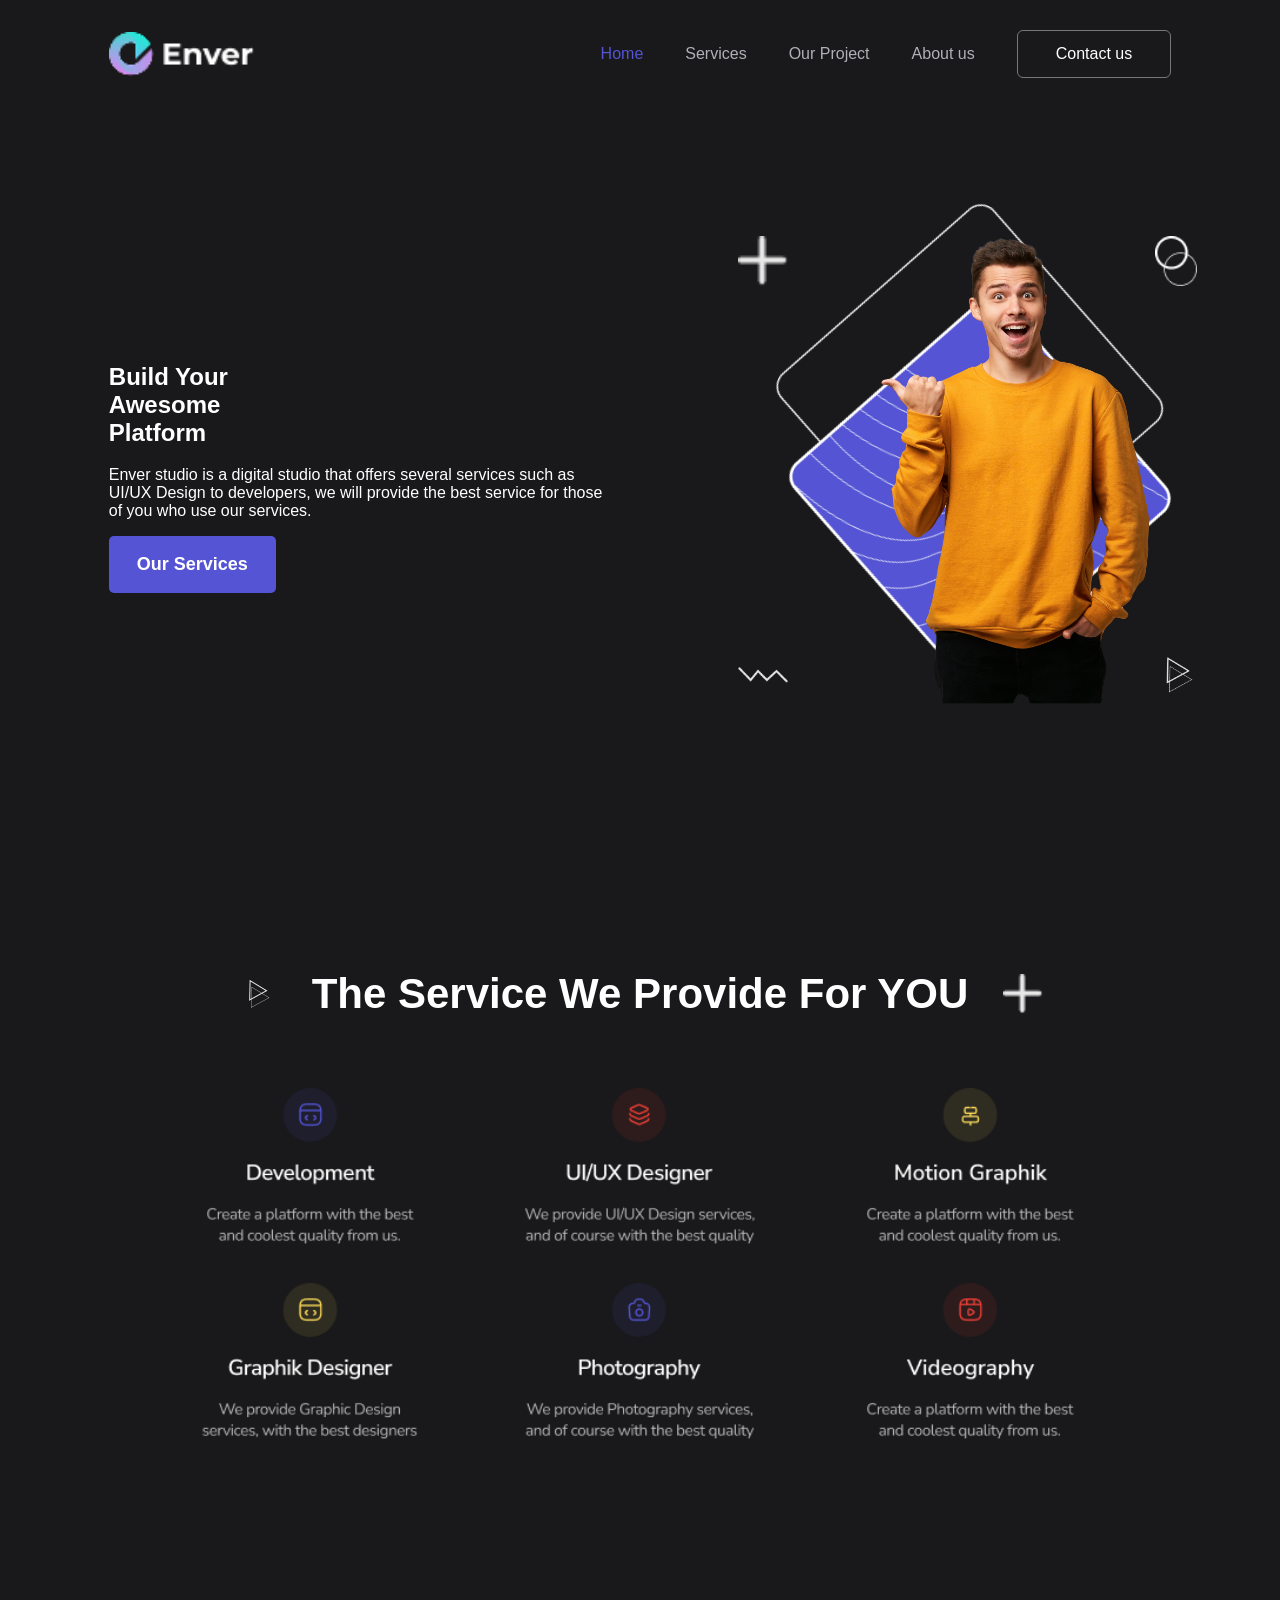
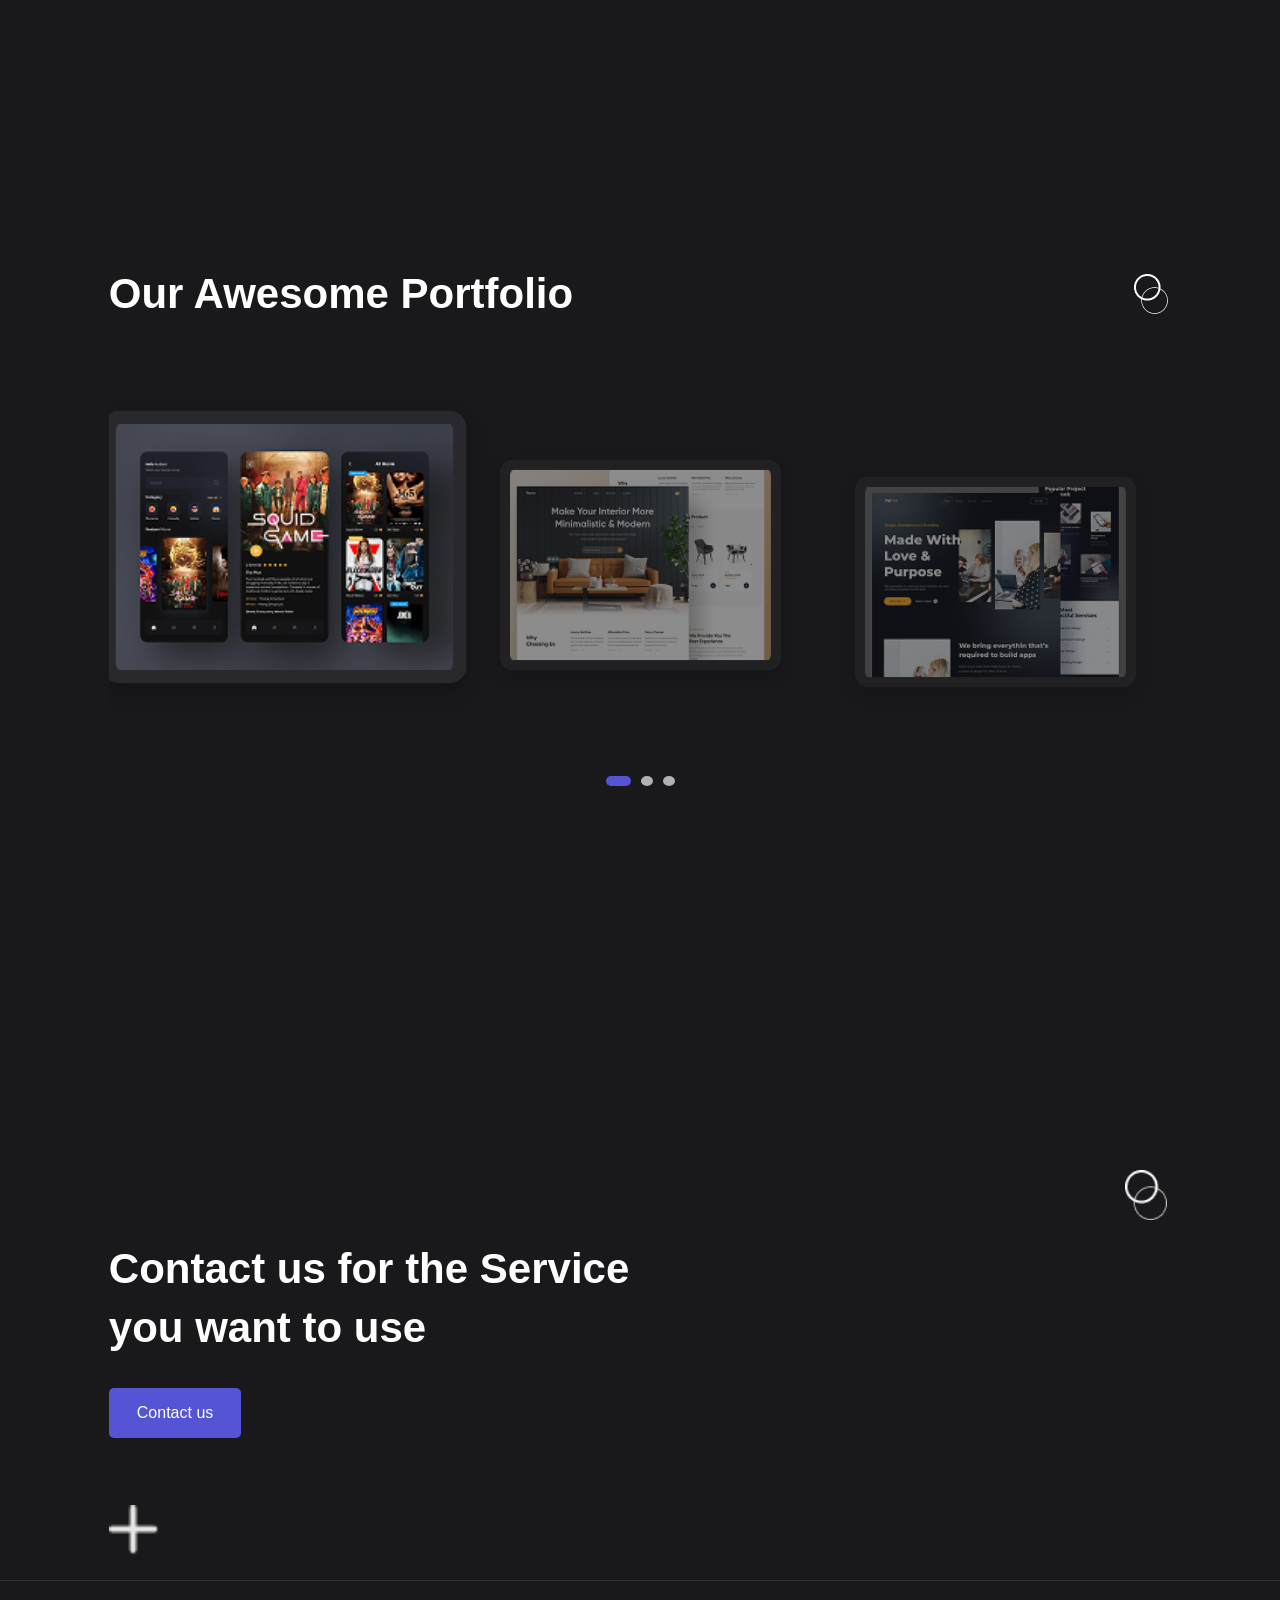
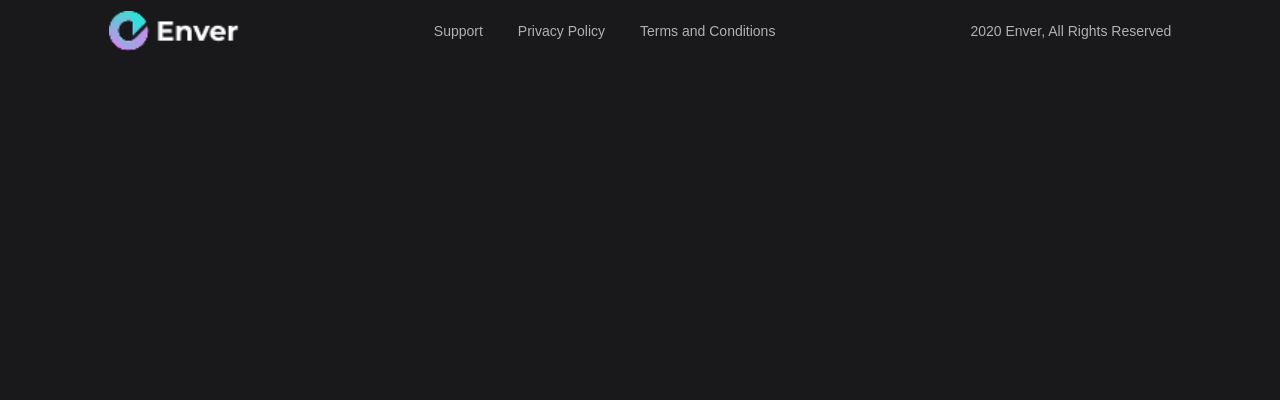
<file: index.html>
<!DOCTYPE html>
<html lang="en">
<head>
    <meta charset="UTF-8">
    <meta name="viewport" content="width=device-width, initial-scale=1.0">
    <title>Enver Studio</title>

    <style>
        body {
            margin: 0;
        }

        iframe {
            display: block;
            width: 100%;
            border: none;
        }

        .hero-frame {
            height: 100vh;
        }

        .services-frame {
            height: 100vh;
        }
         .portfolio-frame {
            height: 100vh;
        }
         .contact-frame {
            height: 100vh;
        }
    </style>
</head>

<body>

    <iframe
        src="pages/home.html"
        class="hero-frame"
        title="Hero Section">
    </iframe>

    <iframe
        src="pages/services.html"
        class="services-frame"
        title="Services Section">
    </iframe>

    <iframe
    src="pages/portfolio.html"
    class="portfolio-frame"
    title="Our Portfolio">

</iframe>

<iframe
    src="pages/contact.html"
    class="contact-frame"
    title="Contact us">
</iframe>

</body>
</html>
</file>
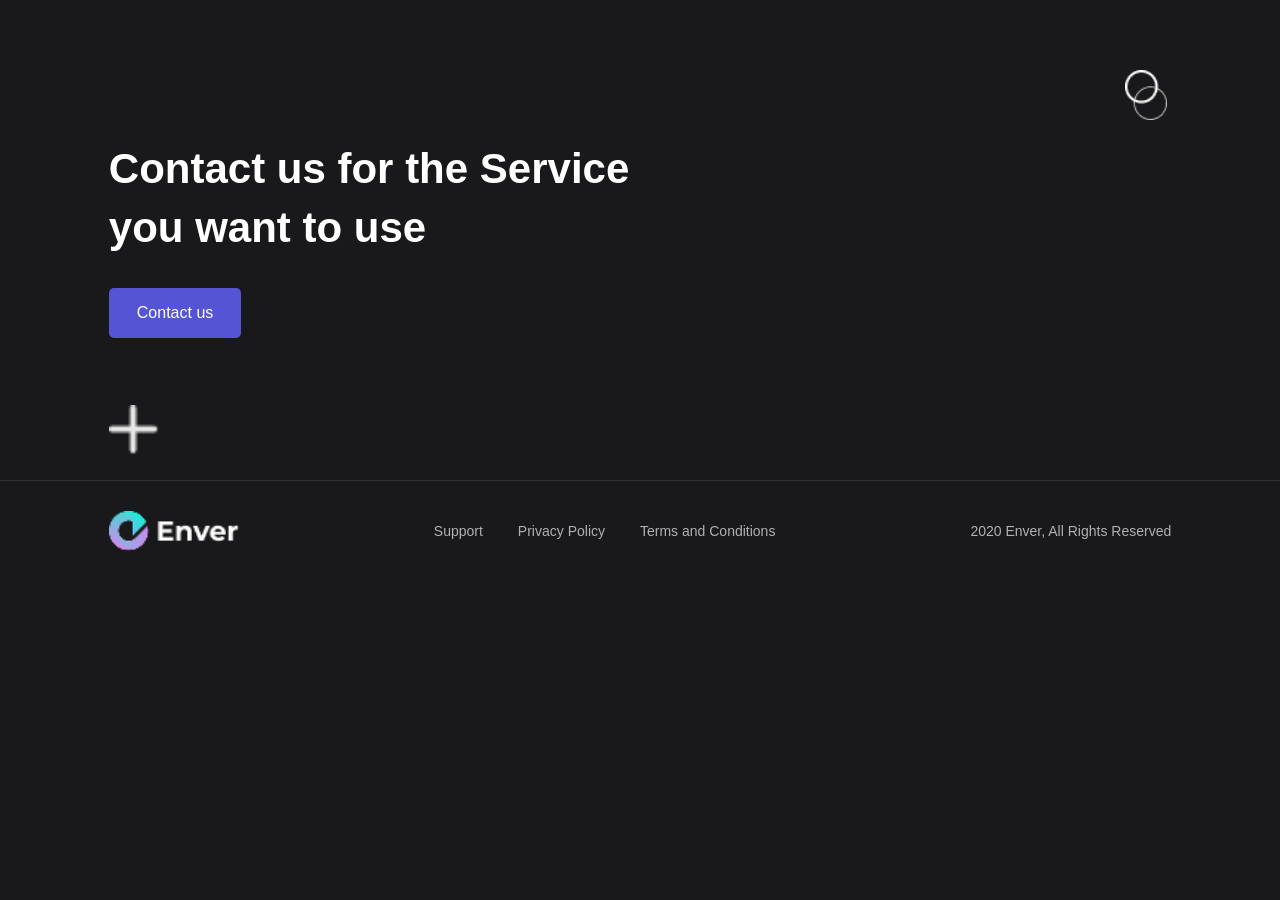
<file: pages/contact.html>
<!DOCTYPE html>
<html lang="en">
<head>
    <meta charset="UTF-8">
    <meta name="viewport" content="width=device-width, initial-scale=1.0">
    <title>Contact Us</title>
    <link rel="stylesheet" href="../css/contact.css">
</head>
<body>

    <section class="contact-section">

        <img
            src="../images/Icon2.png"
            alt=""
            class="contact-icon-top"
        >

        <!-- العنوان والزر -->
        <div class="contact-content">
            <h2>
                Contact us for the Service<br>
                you want to use
            </h2>

            <button class="contact-btn">Contact us</button>
        </div>

        <img
            src="../images/Icon1.png"
            alt=""
            class="contact-icon-bottom"
        >

    </section>

    <!-- Footer -->
    <footer class="footer">

        <!-- اللوغو  -->
        <div class="footer-logo">
            <img src="../images/logo.png" alt="Enver Logo">
        </div>

        <!-- الروابط  -->
        <nav class="footer-links">
            <a href="#">Support</a>
            <a href="#">Privacy Policy</a>
            <a href="#">Terms and Conditions</a>
        </nav>

        <!-- حقوق النشر  -->
        <p class="copyright">
            2020 Enver, All Rights Reserved
        </p>

    </footer>

</body>
</html>
</file>
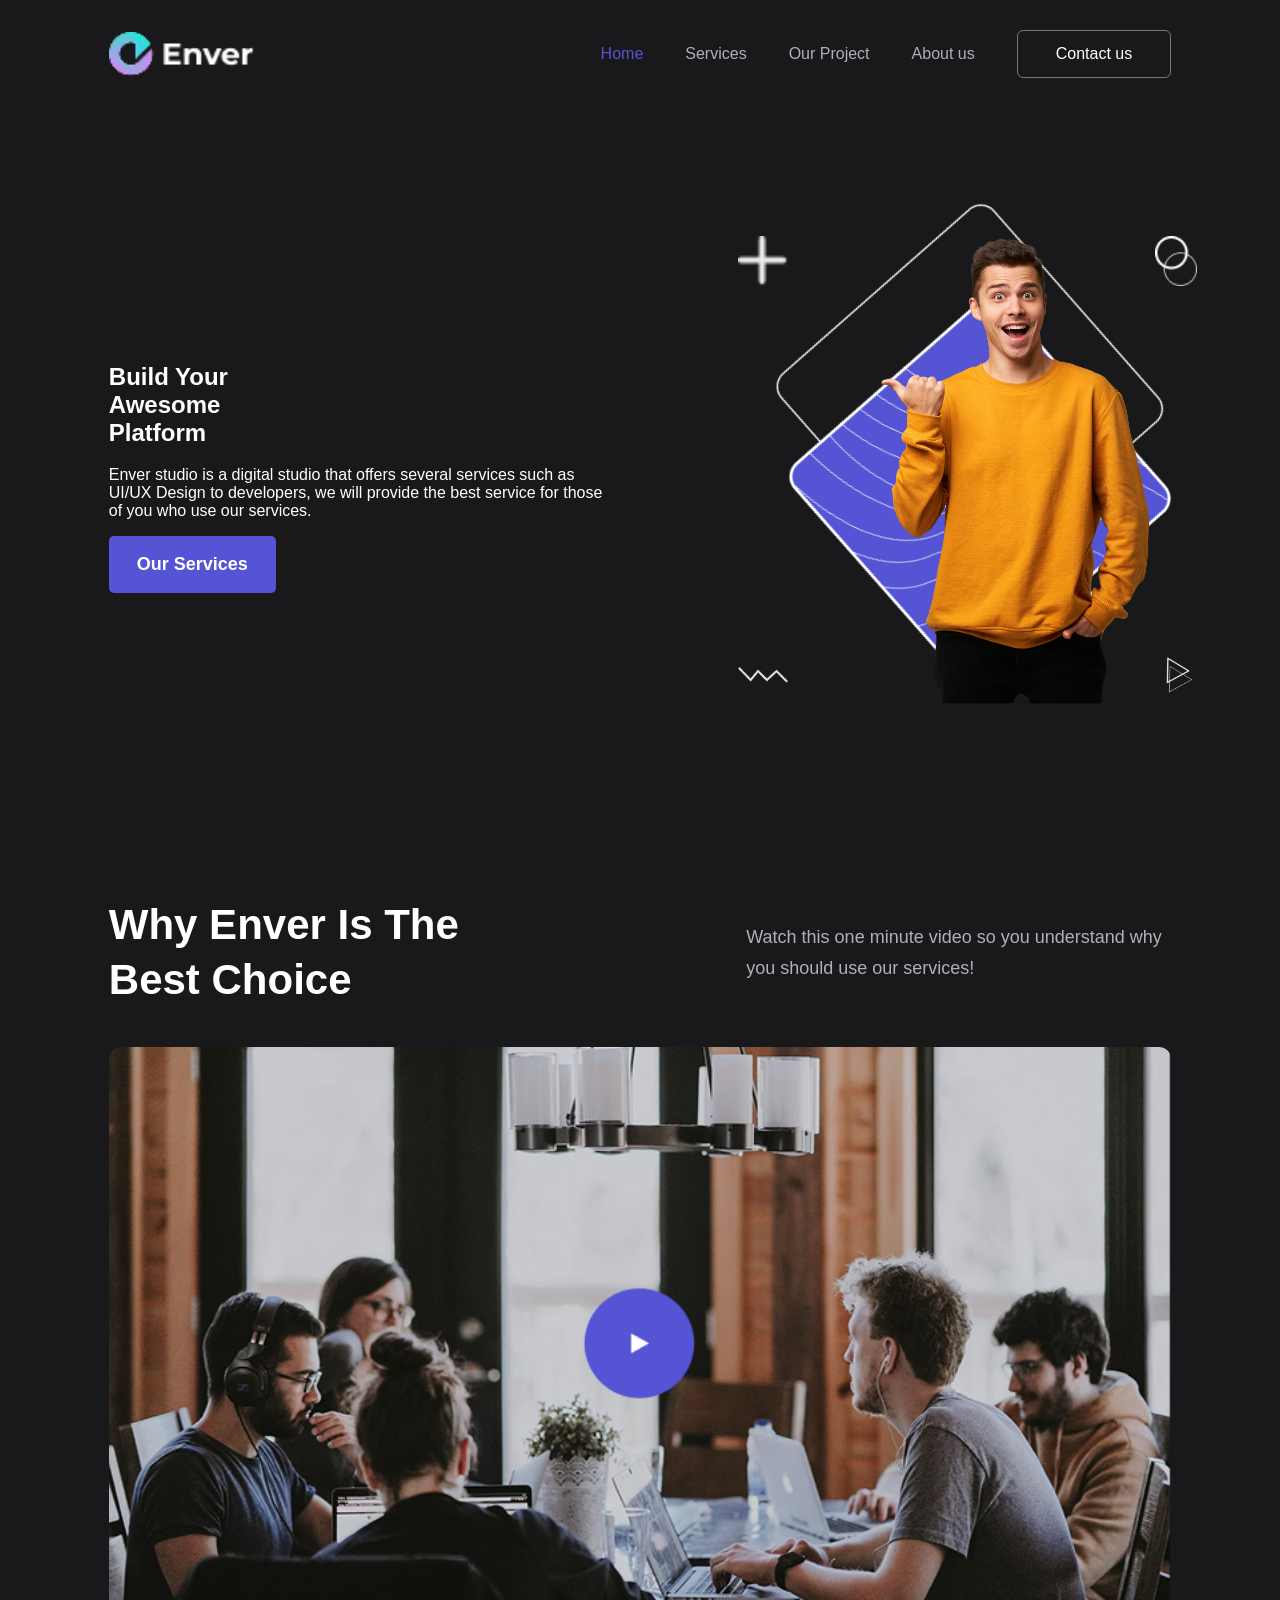
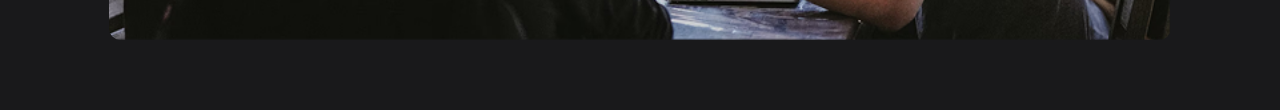
<file: pages/home.html>
<!DOCTYPE html>
<html lang="en">
<head>
    <meta charset="UTF-8">
    <meta name="viewport" content="width=device-width, initial-scale=1.0">
    <title>task 1</title>
    <link rel="stylesheet" href="../css/home.css">
</head>

<body>

    <header class="navbar">

        <a href="#" class="logo">
            <img src="../images/logo.png" alt="Enver Logo">
        </a>

        <button class="menu-btn" id="menuBtn" aria-label="Open menu" aria-expanded="false">
            <span></span>
            <span></span>
            <span></span>
        </button>

        <nav class="nav-links" id="navLinks">
    <a href="hero.html" class="active">Home</a>
    <a href="services.html">Services</a>
    <a href="portfolio.html">Our Project</a>
    <a href="contact.html">About us</a>
    <a href="contact.html" class="contact-btn">Contact us</a>
</nav>

    </header>

    <main>

        <section class="hero">

            <div class="hero-content">

                <h1>
                    Build Your<br>
                    Awesome<br>
                    Platform
                </h1>

                <p>
                    Enver studio is a digital studio that offers several services
                    such as UI/UX Design to developers, we will provide the best
                    service for those of you who use our services.
                </p>

                <a href="services.html" class="services-btn">Our Services</a>

            </div>

            <div class="hero-image">

                <img src="../images/shape-back.png" class="shape-white" alt="">
                <img src="../images/shape-front.png" class="shape-purple" alt="">
                <img src="../images/hero-image.png" class="person" alt="Person">

                <img src="../images/Icon1.png" class="icon icon-top-left" alt="">
                <img src="../images/Icon2.png" class="icon icon-top-right" alt="">
                <img src="../images/Icon3.png" class="icon icon-bottom-left" alt="">
                <img src="../images/Icon4.png" class="icon icon-bottom-right" alt="">

            </div>

        </section>

        <section class="why-enver">

            <div class="why-enver-heading">

                <h2>
                    Why Enver Is The<br>
                    Best Choice
                </h2>

                <p>
                    Watch this one minute video so you understand why you should
                    use our services!
                </p>

            </div>

            <div class="why-enver-image">
                <img src="../images/video.png" alt="Why Enver Video">
            </div>

        </section>

    </main>

    <script src="../js/home.js"></script>

</body>
</html>
</file>
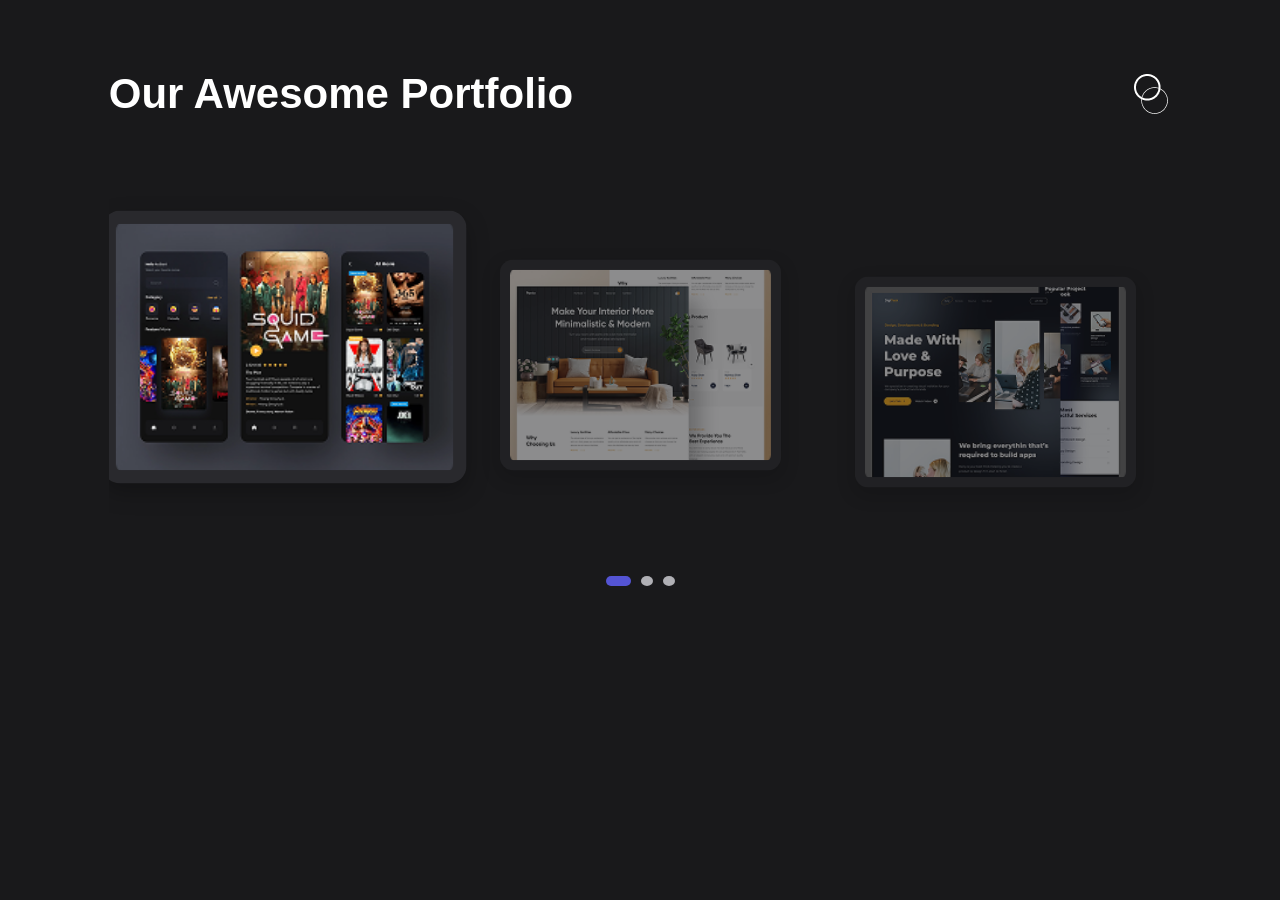
<file: pages/portfolio.html>
<!DOCTYPE html>
<html lang="en">

<head>
    <meta charset="UTF-8">
    <meta name="viewport" content="width=device-width, initial-scale=1.0">

    <title>Our Portfolio</title>

    <link rel="stylesheet" href="../css/portfolio.css">
</head>

<body>

    <section class="portfolio-section">

        <!-- العنوان والأيقونة -->
        <div class="portfolio-heading">

            <h2>Our Awesome Portfolio</h2>

            <img src="../images/Icon2.png"
                 alt=""
                 class="heading-icon">

        </div>

        <!-- الصور -->
        <div class="portfolio-content">

            <div class="portfolio-slider">

                <img
                    src="../images/portfolio1.png"
                    alt="Portfolio Project 1"
                    class="portfolio-image active"
                >

                <img
                    src="../images/portfolio2.png"
                    alt="Portfolio Project 2"
                    class="portfolio-image"
                >

                <img
                    src="../images/portfolio3.png"
                    alt="Portfolio Project 3"
                    class="portfolio-image"
                >

            </div>

        </div>

        <!-- أزرار التنقل والنقاط -->
        <div class="portfolio-navigation">

            <div class="portfolio-arrows">

                <button class="prev-btn">&lt;</button>

                <button class="next-btn">&gt;</button>

            </div>

            <div class="portfolio-dots">

                <button class="dot active" data-index="0"></button>

                <button class="dot" data-index="1"></button>

                <button class="dot" data-index="2"></button>

            </div>
</div>

    </section>

    <script src="../js/portfolio.js"></script>

</body>

</html>
</file>
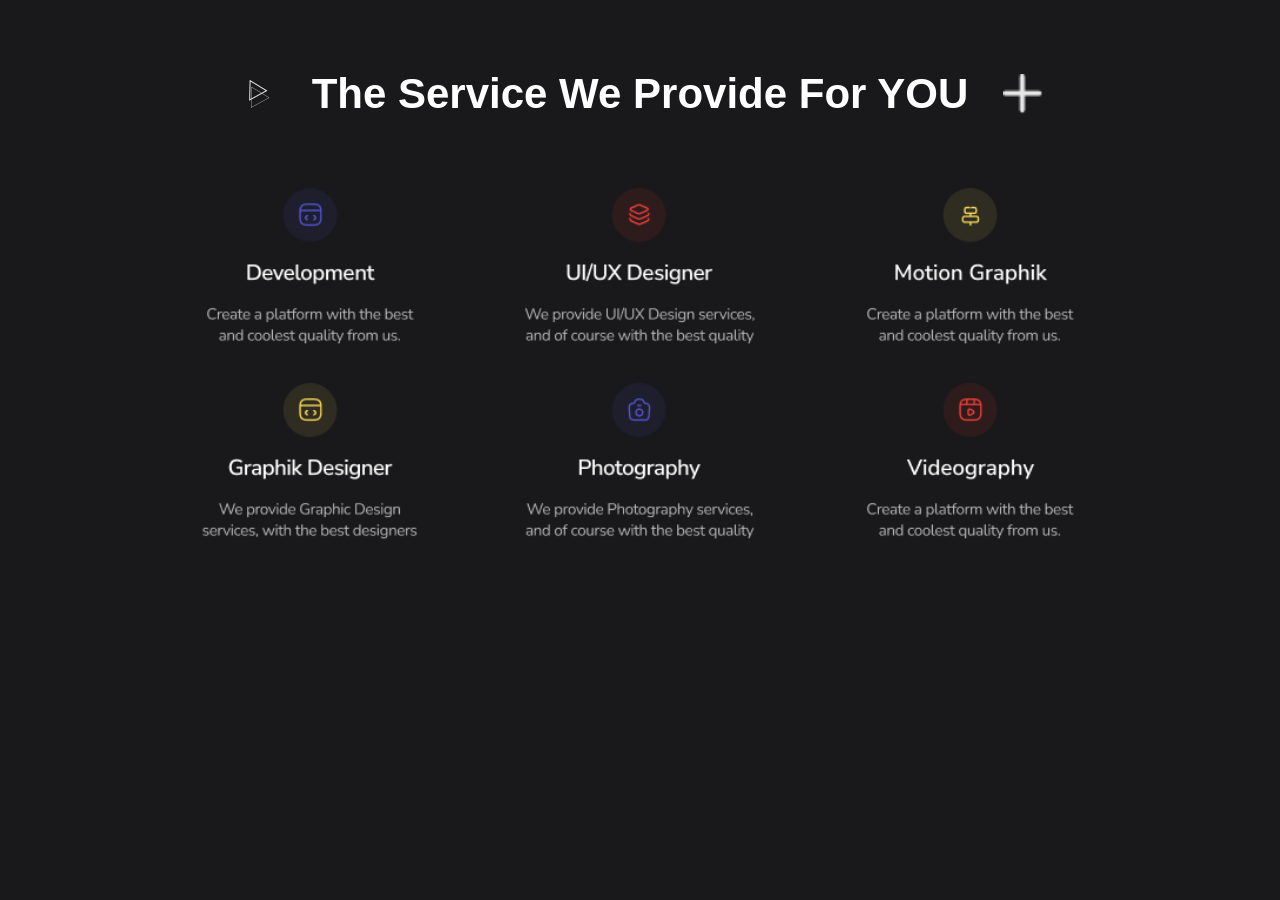
<file: pages/services.html>
<!DOCTYPE html>
<html lang="en">
<head>
    <meta charset="UTF-8">
    <meta name="viewport" content="width=device-width, initial-scale=1.0">

    <title>Our Services</title>

    <link rel="stylesheet" href="../css/services.css">
</head>

<body>

    <section class="services-section">

        <!-- العنوان والأيقونات الجانبية -->
        <div class="services-heading">

            <img src="../images/Icon4.png" alt="" class="heading-icon">

            <h2>The Service We Provide For YOU</h2>

            <img src="../images/Icon1.png" alt="" class="heading-icon">

        </div>

        <!-- الصور الست -->
        <div class="services-content">

            <div class="services-card">
                <img src="../images/service1.png" alt="Service 1" class="services-image">
            </div>

            <div class="services-card">
                <img src="../images/service2.png" alt="Service 2" class="services-image">
            </div>

            <div class="services-card">
                <img src="../images/service3.png" alt="Service 3" class="services-image">
            </div>

            <div class="services-card">
                <img src="../images/service4.png" alt="Service 4" class="services-image">
            </div>

            <div class="services-card">
                <img src="../images/service5.png" alt="Service 5" class="services-image">
            </div>

            <div class="services-card">
                <img src="../images/service6.png" alt="Service 6" class="services-image">
            </div>

        </div>

    </section>

</body>
</html>
</file>
<file: css/contact.css>
*,
*::before,
*::after {
    box-sizing: border-box;
}

:root {
    --background: #19191b;
    --primary: #5454d4;
    --text: #ffffff;
    --secondary-text: #b0b0b5;
}

body {
    margin: 0;
    background-color: var(--background);
    color: var(--text);
    font-family: Arial, sans-serif;
}

/* Contact Section */
.contact-section {
    position: relative;
    min-height: 480px;
    padding: 80px 8.5%;
}

/* الأيقونة العلوية */
.contact-icon-top {
    position: absolute;
    top: 70px;
    right: 8.5%;
    width: 50px;
    height: 50px;
    object-fit: contain;
}

/* العنوان والزر */
.contact-content {
    display: flex;
    flex-direction: column;
    align-items: flex-start;
    gap: 30px;
    margin-top: 60px;
}

.contact-content h2 {
    font-size: 42px;
    line-height: 1.4;
    font-weight: 700;
    margin: 0;
}

/* زر التواصل */
.contact-btn {
    background-color: var(--primary);
    color: var(--text);
    border: none;
    border-radius: 5px;
    padding: 16px 28px;
    font-size: 16px;
    font-family: inherit;
    cursor: pointer;
}

/* الأيقونة السفلية */
.contact-icon-bottom {
    position: absolute;
    left: 8.5%;
    bottom: 25px;
    width: 50px;
    height: 50px;
    object-fit: contain;
}

/* Footer */
.footer {
    display: flex;
    align-items: center;
    justify-content: space-between;
    gap: 25px;
    padding: 30px 8.5%;
    border-top: 1px solid rgba(255, 255, 255, 0.1);
}

/* اللوغو */
.footer-logo img {
    display: block;
    width: 130px;
    height: auto;
}

/* الروابط */
.footer-links {
    display: flex;
    align-items: center;
    justify-content: center;
    gap: 35px;
}

.footer-links a {
    color: var(--secondary-text);
    text-decoration: none;
    font-size: 14px;
}

/* حقوق النشر */
.copyright {
    color: var(--secondary-text);
    font-size: 14px;
    margin: 0;
    white-space: nowrap;
}

/* Responsive */
@media (max-width: 768px) {

    /* Contact Section */
    .contact-section {
        min-height: auto;
        padding: 40px 6%;
        display: flex;
        flex-direction: column;
        align-items: flex-start;
        gap: 25px;
    }

    /* إلغاء التموضع المطلق للأيقونات */
    .contact-icon-top,
    .contact-icon-bottom {
        position: static;
        width: 40px;
        height: 40px;
    }

    /* العنوان والزر */
    .contact-content {
        order: 1;
        margin-top: 0;
        gap: 25px;
    }

    .contact-content h2 {
        font-size: 28px;
        line-height: 1.4;
    }

    .contact-icon-top {
        order: 2;
    }

    .contact-icon-bottom {
        order: 3;
    }

    /* Footer */
    .footer {
        flex-direction: column;
        align-items: flex-start;
        gap: 25px;
        padding: 30px 6%;
    }

    .footer-logo {
        order: 1;
    }

    .footer-logo img {
        width: 110px;
    }

    /* الروابط تحت بعض */
    .footer-links {
        order: 2;
        flex-direction: column;
        align-items: flex-start;
        gap: 18px;
    }

    /* حقوق النشر آخر شي */
    .copyright {
        order: 3;
        white-space: normal;
        font-size: 12px;
    }

}
</file>
<file: css/home.css>
*,
*::before,
*::after {
    box-sizing: border-box;
}

:root {
    --background: #19191b;
    --primary: #5454d4;
    --text: #ffffff;
    --secondary-text: #b0b0b5;
}

body {
    margin: 0;
    min-height: 100vh;
    background: var(--background);
    color: var(--text);
    font-family: Arial, sans-serif;
}

/* Navbar */

.navbar {
    width: 100%;
    padding: 30px 8.5%;
    display: flex;
    align-items: center;
    justify-content: space-between;
    position: relative;
}

/* Logo */

.logo img {
    display: block;
    width: 145px;
}

/* Navigation Links */

.nav-links {
    display: flex;
    align-items: center;
    gap: 42px;
}

.nav-links a {
    color: #b0b0b5;
    text-decoration: none;
    font-size: 16px;
}

.nav-links .active {
    color: var(--primary);
}

/* Contact Button */

.contact-btn {
    color: var(--text) !important;
    text-decoration: none;
    border: 1px solid #777777;
    border-radius: 6px;
    padding: 14px 38px;
}

/* Menu Button */

.menu-btn {
    display: none;
}

/* Hero Section */

.hero {
    display: flex;
    align-items: center;
    justify-content: space-between;
    padding: 60px 8.5%;
    min-height: 80vh;
}

/* Hero Content */

.hero-content {
    width: 48%;
}

.services-btn {
    display: inline-flex;
    align-items: center;
    gap: 12px;
    background-color: #5454d4;
    color: white;
    padding: 18px 28px;
    border-radius: 5px;
    text-decoration: none;
    font-size: 18px;
    font-weight: 600;
}

/* Hero Image */

.hero-image {
    width: 38%;
    position: relative;
    aspect-ratio: 1 / 1;
}

.hero-image img {
    position: absolute;
    width: 100%;
    height: 100%;
    object-fit: contain;
}

.shape-white {
    z-index: 1;
    transform: rotate(25deg) scale(0.9);
    left: 0;
    top: -70px;
}

.shape-purple {
    z-index: 2;
    transform: rotate(25deg) scale(0.9);
    left: 10px;
    top: 20px;
}

.person {
    z-index: 3;
    transform: translateX(50px) scale(1.3);
    left: 0;
    top: 0;
}

/* Icons */

.hero-image .icon {
    position: absolute;
    width: 50px;
    height: 50px;
    object-fit: contain;
    z-index: 4;
}

.icon-top-left {
    top: -30px;
    left: -30px;
}

.icon-top-right {
    top: -30px;
    right: -30px;
}

.icon-bottom-left {
    bottom: -30px;
    left: -30px;
}

.icon-bottom-right {
    bottom: -30px;
    right: -30px;
}

/* Why Enver Section */

.why-enver {
    padding: 70px 8.5%;
}

.why-enver-heading {
    display: flex;
    justify-content: space-between;
    align-items: center;
    gap: 50px;
    margin-bottom: 40px;
}

.why-enver-heading h2 {
    width: 50%;
    font-size: 42px;
    line-height: 1.3;
    margin: 0;
}

.why-enver-heading p {
    width: 40%;
    color: var(--secondary-text);
    font-size: 18px;
    line-height: 1.7;
    margin: 0;
}

/* Video Image */

.why-enver-image {
    width: 100%;
}

.why-enver-image img {
    display: block;
    width: 100%;
    height: auto;
    border-radius: 12px;
}

/* Mobile Responsive */

@media (max-width: 768px) {

    /* Navbar */

    .navbar {
        padding: 25px 6%;
        justify-content: space-between;
    }

    .logo img {
        width: 120px;
    }

    /* Menu Button */

    .menu-btn {
        display: flex;
        flex-direction: column;
        justify-content: center;
        gap: 6px;
        width: 40px;
        height: 40px;
        padding: 8px;
        background: transparent;
        border: 1px solid #777;
        border-radius: 6px;
        cursor: pointer;
    }

    .menu-btn span {
        display: block;
        width: 100%;
        height: 2px;
        background-color: white;
        border-radius: 2px;
    }

    /* Navigation Menu */

    .nav-links {
        display: none;
        position: absolute;
        top: 85px;
        left: 6%;
        right: 6%;
        flex-direction: column;
        align-items: center;
        gap: 25px;
        padding: 25px;
        background-color: #29292d;
        border-radius: 10px;
        z-index: 10;
    }

    .nav-links.show {
        display: flex;
    }

    .nav-links a {
        color: white;
    }

    .nav-links .active {
        color: var(--primary);
    }

    .nav-links .contact-btn {
        display: block;
        padding: 12px 25px;
    }

    /* Hero Section */

    .hero {
        flex-direction: column;
        align-items: flex-start;
        padding: 35px 6%;
        min-height: auto;
    }

    .hero-content {
        width: 100%;
    }

    .hero-content h1 {
        font-size: 48px;
        line-height: 1.15;
        margin: 0 0 20px;
    }

    .hero-content p {
        width: 100%;
        max-width: 380px;
        font-size: 15px;
        line-height: 1.7;
        margin-bottom: 25px;
    }

    .services-btn {
        padding: 14px 22px;
        font-size: 16px;
    }

    /* Hero Image */

    .hero-image {
        width: 85%;
        max-width: 400px;
        margin: 65px auto 35px;
    }

    .hero-image .icon {
        width: 35px;
        height: 35px;
    }

    .icon-top-left {
        top: -25px;
        left: -20px;
    }

    .icon-top-right {
        top: -25px;
        right: -20px;
    }

    .icon-bottom-left {
        bottom: -25px;
        left: -20px;
    }

    .icon-bottom-right {
        bottom: -25px;
        right: -20px;
    }

    /* Why Enver Section */

    .why-enver {
        padding: 45px 6%;
    }

    .why-enver-heading {
        flex-direction: column;
        align-items: flex-start;
        gap: 20px;
        margin-bottom: 30px;
    }

    .why-enver-heading h2 {
        width: 100%;
        font-size: 34px;
        line-height: 1.3;
    }

    .why-enver-heading p {
        width: 100%;
        max-width: 400px;
        font-size: 15px;
        line-height: 1.7;
    }

    .why-enver-image {
        width: 100%;
    }

    .why-enver-image img {
        width: 100%;
        height: auto;
        border-radius: 10px;
    }
}
</file>
<file: css/portfolio.css>
*,
*::before,
*::after {
    box-sizing: border-box;
}

:root {
    --background: #19191b;
    --primary: #5454d4;
    --text: #ffffff;
    --secondary-text: #b0b0b5;
}

body {
    margin: 0;
    background-color: var(--background);
    color: var(--text);
    font-family: Arial, sans-serif;
}

/* Portfolio Section */
.portfolio-section {
    min-height: 100vh;
    padding: 70px 8.5%;
}

/* العنوان والأيقونة */
.portfolio-heading {
    display: flex;
    align-items: center;
    justify-content: space-between;
    margin-bottom: 50px;
}

.portfolio-heading h2 {
    font-size: 42px;
    font-weight: 700;
    margin: 0;
}

.heading-icon {
    width: 40px;
    height: 40px;
    object-fit: contain;
}

/* الصور */
.portfolio-content {
    width: 100%;
    overflow: hidden;
    padding: 20px 10px 40px;
}

.portfolio-slider {
    display: flex;
    align-items: center;
    justify-content: center;
    gap: 25px;
}

.portfolio-image {
    display: block;
    width: 30%;
    flex: 0 0 calc((100% - 50px) / 3);
    aspect-ratio: 4 / 3;
    object-fit: cover;
    padding: 12px;
    background-color: #29292d;
    border-radius: 16px;
    box-shadow: 0 8px 20px rgba(0, 0, 0, 0.25);
    opacity: 0.5;
    transform: scale(0.85);
    transition: all 0.4s ease;
}

/* ترتيب الصور */
.portfolio-image:nth-child(1) {
    margin-top: 0;
}

.portfolio-image:nth-child(2) {
    margin-top: 35px;
}

.portfolio-image:nth-child(3) {
    margin-top: 70px;
}

/* الصورة المختارة */
.portfolio-image.active {
    opacity: 1;
    transform: scale(1.1);
    z-index: 2;
}

/* التنقل */
.portfolio-navigation {
    display: flex;
    align-items: center;
    justify-content: center;
    margin-top: 30px;
}

.portfolio-dots {
    display: flex;
    align-items: center;
    justify-content: center;
    gap: 10px;
}

.dot {
    width: 10px;
    height: 10px;
    border: none;
    border-radius: 50%;
    background-color: var(--secondary-text);
    cursor: pointer;
    transition: all 0.3s ease;
}

.dot.active {
    width: 25px;
    border-radius: 10px;
    background-color: var(--primary);
}

/* الأسهم مخفية على الويب */
.portfolio-arrows {
    display: none;
}

/* Responsive */
@media (max-width: 768px) {

    .portfolio-section {
        padding: 40px 6%;
    }

    /* العنوان والأيقونة */
    .portfolio-heading {
        gap: 15px;
        margin-bottom: 35px;
    }

    .portfolio-heading h2 {
        max-width: 70%;
        font-size: 30px;
        line-height: 1.3;
    }

    .heading-icon {
        width: 35px;
        height: 35px;
        flex-shrink: 0;
    }

    /* عرض صورة واحدة */
    .portfolio-content {
        padding: 15px 0;
    }

    .portfolio-slider {
        justify-content: center;
        gap: 0;
    }

    .portfolio-image {
        display: none;
        width: 100%;
        flex: 0 0 100%;
        margin-top: 0 !important;
        padding: 10px;
        opacity: 1;
        transform: none;
    }

    .portfolio-image.active {
        display: block;
        transform: none;
    }

    /* أزرار التنقل */
    .portfolio-navigation {
        flex-direction: column;
        gap: 20px;
        margin-top: 15px;
    }

    .portfolio-arrows {
        display: flex;
        align-items: center;
        justify-content: center;
        gap: 25px;
    }

    .portfolio-arrows button {
        width: 40px;
        height: 40px;
        border: none;
        border-radius: 50%;
        background-color: var(--primary);
        color: white;
        font-size: 24px;
        cursor: pointer;
    }

    /* إخفاء النقاط على الموبايل */
    .portfolio-dots {
        display: none;
    }
}
</file>
<file: css/services.css>
*,
*::before,
*::after {
    box-sizing: border-box;
}

:root {
    --background: #19191b;
    --primary: #5454d4;
    --text: #ffffff;
    --secondary-text: #b0b0b5;
    --card-background: #29292d;
}

body {
    margin: 0;
    background-color: var(--background);
    color: var(--text);
    font-family: Arial, sans-serif;
}

/* القسم الرئيسي */
.services-section {
    min-height: 100vh;
    padding: 70px 8.5%;
}

/* العنوان والأيقونات الجانبية */
.services-heading {
    display: flex;
    align-items: center;
    justify-content: center;
    gap: 35px;
    margin-bottom: 70px;
}

.services-heading h2 {
    font-size: 42px;
    font-weight: 700;
    text-align: center;
    margin: 0;
}

.heading-icon {
    width: 40px;
    height: 40px;
    object-fit: contain;
}

/* حاوية الصور */
.services-content {
    display: grid;
    grid-template-columns: repeat(3, minmax(0, 1fr));
    gap: 35px;
    width: 90%;
    margin: 0 auto;
}

/* تأثير عند تمرير المؤشر */
.services-card:hover {
    transform: translateY(-5px);
}

/* الصور */
.services-image {
    display: block;
    width: 100%;
    height: 160px;
    object-fit: contain;
    border-radius: 15px;
}

/* Responsive Design */
@media (max-width: 768px) {

    .services-section {
        padding: 40px 5%;
    }

    /* ترتيب العنوان والأيقونات */
    .services-heading {
    display: flex;
    flex-direction: column;
    align-items: stretch;
    gap: 20px;
    margin-bottom: 40px;
}

.heading-icon:first-child {
    align-self: flex-start;
}

.services-heading h2 {
    text-align: center;
    font-size: 28px;
}

.heading-icon:last-child {
    align-self: flex-end;
}

    .heading-icon {
        width: 35px;
        height: 35px;
    }

    /* الصور تحت بعض */
    .services-content {
        grid-template-columns: 1fr;
        width: 100%;
        gap: 25px;
    }

    .services-image {
        height: auto;
        width: 100%;
    }

}
</file>
